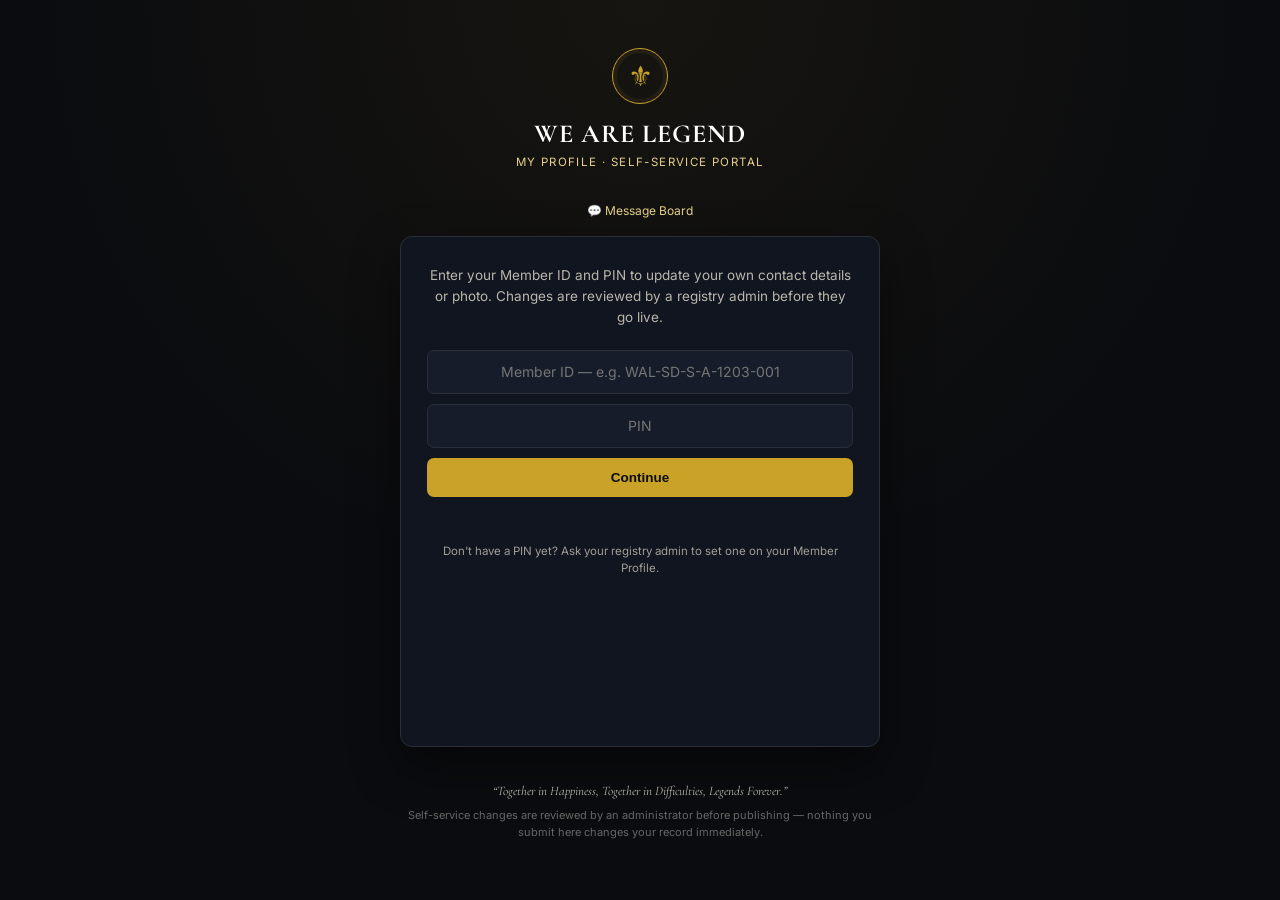
<file: index.html>
<!DOCTYPE html>
<html lang="en">
<head>
<meta charset="UTF-8">
<meta name="viewport" content="width=device-width, initial-scale=1.0, maximum-scale=1">
<title>WE ARE LEGEND — My Profile</title>
<link rel="preconnect" href="https://fonts.googleapis.com">
<link href="https://fonts.googleapis.com/css2?family=Cormorant+Garamond:wght@500;600;700&family=Inter:wght@400;500;600;700&family=JetBrains+Mono:wght@500;600&display=swap" rel="stylesheet">
<link rel="stylesheet" href="style.css">
</head>
<body>

<div class="page">

  <header class="crest">
    <div class="crest-mark">⚜</div>
    <div class="crest-title">WE ARE LEGEND</div>
    <div class="crest-sub">My Profile &middot; Self-Service Portal</div>
  </header>

  <div style="display:flex; justify-content:center; margin-bottom:18px;">
    <a href="board.html" style="color:var(--gold-light); text-decoration:none; font-size:12px;">💬 Message Board</a>
  </div>

  <!-- ============ LOGIN STEP ============ -->
  <main class="card" id="loginStep">
    <div class="intro">Enter your Member ID and PIN to update your own contact details or photo. Changes are reviewed by a registry admin before they go live.</div>
    <form id="loginForm">
      <input type="text" id="memberIdInput" placeholder="Member ID — e.g. WAL-SD-S-A-1203-001" autocomplete="off" autocapitalize="characters" spellcheck="false" required>
      <input type="password" id="pinInput" placeholder="PIN" inputmode="numeric" autocomplete="off" required>
      <button type="submit" id="loginBtn">Continue</button>
    </form>
    <div id="loginStatus" class="status-line"></div>
    <div class="hint">Don't have a PIN yet? Ask your registry admin to set one on your Member Profile.</div>
  </main>

  <!-- ============ EDIT STEP (hidden until logged in) ============ -->
  <main class="card hidden" id="editStep">
    <div class="edit-head">
      <div>
        <div class="edit-name" id="editName">—</div>
        <div class="edit-sub">Editing your own contact info. Fields you don't touch aren't included in your submission.</div>
      </div>
      <button class="link-btn" id="logoutBtn">Sign out</button>
    </div>

    <div class="portal-tabs">
      <button class="portal-tab active" data-tab="edit">✎ Edit Profile</button>
      <button class="portal-tab" data-tab="activity">📊 My Activity</button>
      <button class="portal-tab" data-tab="idcard">🪪 My ID Card</button>
    </div>

    <div class="portal-panel active" id="panel-edit">
      <form id="editForm" class="edit-form">
        <div class="field full" data-file-field="PhotoURL">
          <label>Photo</label>
          <div class="file-row">
            <div class="photo-preview" id="photoPreview">—</div>
            <div class="file-controls">
              <input type="text" name="PhotoURL" id="photoUrlInput" placeholder="Photo URL" readonly>
              <button type="button" class="btn ghost sm" id="photoUploadTrigger">📤 Upload Photo</button>
              <input type="file" id="photoFileInput" accept="image/*" style="display:none;">
            </div>
          </div>
          <div class="file-status" id="photoStatus"></div>
        </div>

        <div class="field"><label>Contact Number</label><input type="text" name="ContactNumber"></div>
        <div class="field"><label>Email</label><input type="text" name="Email"></div>
        <div class="field full"><label>Present Address</label><textarea name="Address"></textarea></div>
        <div class="field"><label>School</label><input type="text" name="School"></div>
        <div class="field"><label>Class</label><input type="text" name="Class"></div>
        <div class="field"><label>Emergency Contact Name</label><input type="text" name="EmergencyContactName"></div>
        <div class="field"><label>Emergency Contact Number</label><input type="text" name="EmergencyContactNumber"></div>

        <div class="form-actions">
          <button type="submit" id="submitBtn">Submit for Review</button>
        </div>
      </form>
      <div id="editStatus" class="status-line"></div>
    </div>

    <div class="portal-panel" id="panel-activity">
      <div id="activityStatus" class="status-line"></div>
      <div id="activityContent"></div>
    </div>

    <div class="portal-panel" id="panel-idcard">
      <div id="idcardStatus" class="status-line"></div>
      <div class="id-card-wrap" id="idcardWrap" style="display:none;">
        <button type="button" class="flip-btn" id="idcardFlipBtn">⟳ Flip Card</button>
        <div class="id-card-scene">
          <div class="id-card-flipper" id="idcardFlipper">
            <div class="id-card-face id-card-front" id="idcardFront"></div>
            <div class="id-card-face id-card-back" id="idcardBack"></div>
          </div>
        </div>
        <div class="id-card-print-sheet" id="idcardPrintSheet"></div>
        <div style="margin-top:16px;"><button type="button" class="btn" id="idcardPrintBtn">🖨️ Print Both Sides</button></div>
      </div>
    </div>
  </main>

  <!-- ============ SUCCESS STEP ============ -->
  <main class="card hidden" id="successStep">
    <div class="success-icon">✓</div>
    <div class="success-title">Submitted for review</div>
    <div class="success-body">Your changes have been sent to a registry admin. They'll go live on your record once approved — you can check back any time by signing in again.</div>
    <button class="btn ghost" id="backBtn">Back to My Profile</button>
  </main>

  <footer class="page-footer">
    <div class="motto">&ldquo;Together in Happiness, Together in Difficulties, Legends Forever.&rdquo;</div>
    <div class="sub-footer">Self-service changes are reviewed by an administrator before publishing — nothing you submit here changes your record immediately.</div>
  </footer>

</div>

<script src="config.js"></script>
<script src="app.js"></script>
</body>
</html>
</file>
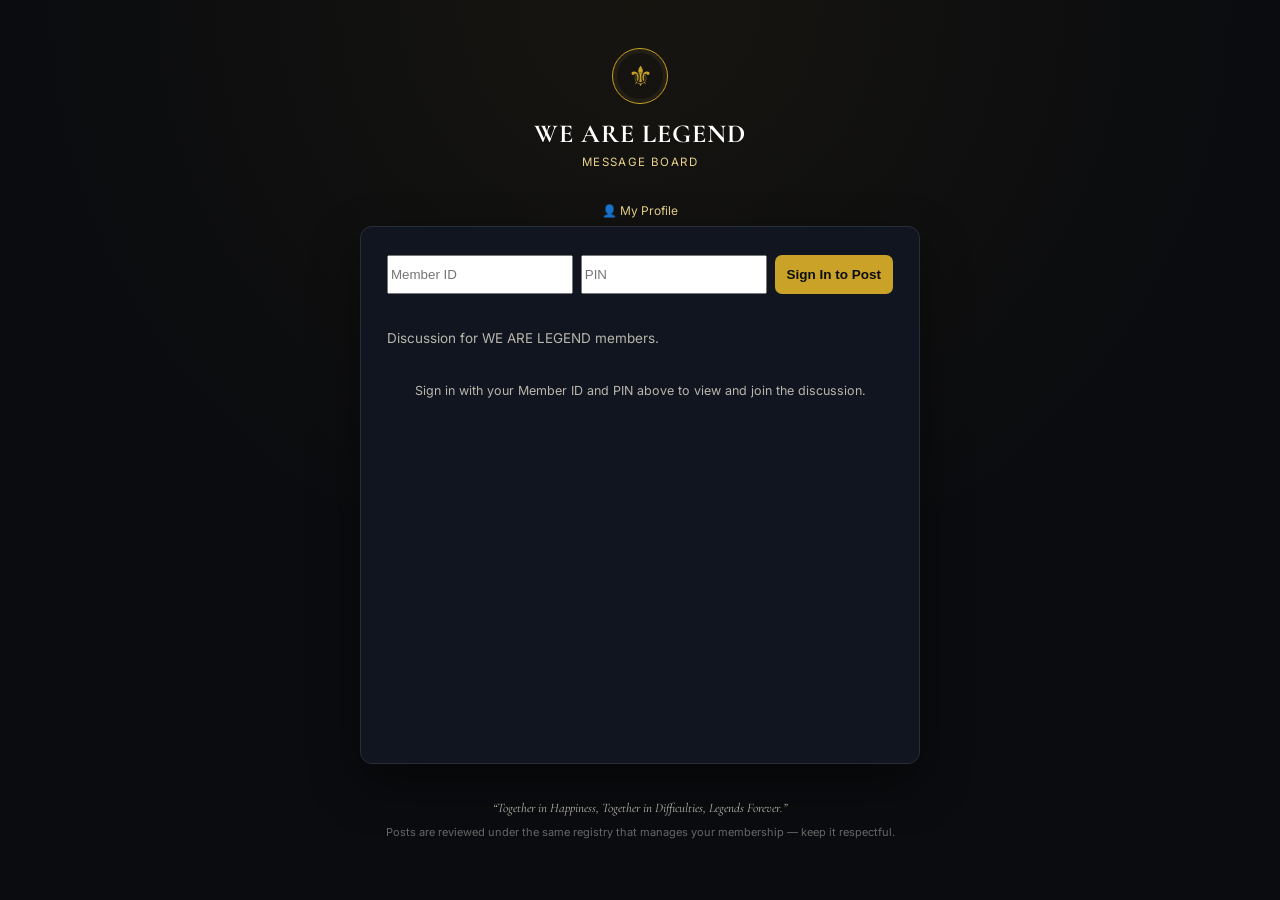
<file: board.html>
<!DOCTYPE html>
<html lang="en">
<head>
<meta charset="UTF-8">
<meta name="viewport" content="width=device-width, initial-scale=1.0, maximum-scale=1">
<title>WE ARE LEGEND — Message Board</title>
<link rel="preconnect" href="https://fonts.googleapis.com">
<link href="https://fonts.googleapis.com/css2?family=Cormorant+Garamond:wght@500;600;700&family=Inter:wght@400;500;600;700&family=JetBrains+Mono:wght@500;600&display=swap" rel="stylesheet">
<link rel="stylesheet" href="style.css">
<style>
  .page{max-width:600px;}
  .nav-links{display:flex; justify-content:center; gap:16px; margin-bottom:8px; font-size:12px;}
  .nav-links a{color:var(--gold-light); text-decoration:none;}
  .nav-links a:hover{text-decoration:underline;}
  .board-signin{display:flex; gap:8px; margin-bottom:18px; flex-wrap:wrap;}
  .board-signin input{flex:1; min-width:120px;}
  .signed-in-bar{display:flex; justify-content:space-between; align-items:center; margin-bottom:16px; font-size:12px; color:var(--paper-dim);}
  .signed-in-bar strong{color:var(--gold-light);}
  .thread-row{
    background:var(--navy-2); border:1px solid var(--line); border-radius:var(--radius-sm);
    padding:14px; margin-bottom:10px; cursor:pointer; transition:border-color .15s;
  }
  .thread-row:hover{border-color:var(--gold-dim);}
  .thread-title{font-weight:600; color:var(--white); font-size:13.5px;}
  .thread-meta{font-size:11px; color:var(--paper-dim); margin-top:3px;}
  .thread-count{font-size:11px; color:var(--gold-light); white-space:nowrap;}
  .post-row{padding:12px 0; border-bottom:1px solid var(--line-soft);}
  .post-author{font-weight:600; color:var(--white); font-size:12.5px;}
  .post-meta{font-size:10.5px; color:var(--paper-dim); margin-left:8px;}
  .post-content{font-size:13px; color:var(--paper); margin-top:4px; white-space:pre-wrap;}
  .reply-box{margin-top:16px;}
  .reply-box textarea{width:100%; min-height:80px; background:var(--navy-2); border:1px solid var(--line); color:var(--paper); border-radius:var(--radius-sm); padding:10px 12px; font-size:13px; font-family:var(--font-body);}
</style>
</head>
<body>

<div class="page">
  <header class="crest">
    <div class="crest-mark">⚜</div>
    <div class="crest-title">WE ARE LEGEND</div>
    <div class="crest-sub">Message Board</div>
  </header>

  <div class="nav-links">
    <a href="index.html">👤 My Profile</a>
  </div>

  <main class="card">
    <div id="boardSignin" class="board-signin">
      <input type="text" id="bMemberId" placeholder="Member ID">
      <input type="password" id="bPin" placeholder="PIN" inputmode="numeric">
      <button class="btn" id="bSigninBtn">Sign In to Post</button>
    </div>
    <div id="boardSignedIn" class="signed-in-bar hidden">
      Posting as <strong id="bSignedName"></strong>
      <button class="btn ghost sm" id="bSignoutBtn" style="padding:4px 10px;">Sign out</button>
    </div>
    <div id="boardStatus" class="status-line"></div>

    <div id="boardListView">
      <div style="display:flex; justify-content:space-between; align-items:center; margin-bottom:14px;">
        <div class="intro" style="margin:0; text-align:left;">Discussion for WE ARE LEGEND members.</div>
        <button class="btn ghost sm hidden" id="bNewThreadBtn" style="padding:6px 12px; white-space:nowrap;">➕ New Thread</button>
      </div>
      <div id="threadList"></div>
    </div>

    <div id="boardThreadView" class="hidden">
      <button class="btn ghost sm" id="bBackBtn" style="margin-bottom:14px;">← Back to threads</button>
      <h2 id="threadTitle" style="font-size:17px;"></h2>
      <div id="threadMeta" class="thread-meta" style="margin-bottom:14px;"></div>
      <div id="postList"></div>
      <div class="reply-box hidden" id="replyBox">
        <textarea id="replyContent" placeholder="Write a reply…"></textarea>
        <div style="margin-top:8px;"><button class="btn" id="bReplyBtn">Post Reply</button></div>
      </div>
      <div id="replyLockedNote" class="hint hidden" style="margin-top:10px;">Sign in above to reply.</div>
    </div>

    <div id="newThreadForm" class="hidden" style="margin-top:16px; padding-top:16px; border-top:1px solid var(--line-soft);">
      <div class="field" style="margin-bottom:10px;"><label style="display:block; font-size:11px; color:var(--paper-dim); margin-bottom:6px;">Title</label><input type="text" id="newThreadTitle" style="width:100%; background:var(--navy-2); border:1px solid var(--line); color:var(--paper); border-radius:6px; padding:9px 12px;"></div>
      <div class="field"><label style="display:block; font-size:11px; color:var(--paper-dim); margin-bottom:6px;">Message</label><textarea id="newThreadContent" style="width:100%; min-height:90px; background:var(--navy-2); border:1px solid var(--line); color:var(--paper); border-radius:6px; padding:9px 12px; font-family:var(--font-body); font-size:13px;"></textarea></div>
      <div style="margin-top:10px; display:flex; gap:8px;">
        <button class="btn ghost" id="bCancelNewThread">Cancel</button>
        <button class="btn" id="bPostThreadBtn">Post Thread</button>
      </div>
    </div>
  </main>

  <footer class="page-footer">
    <div class="motto">&ldquo;Together in Happiness, Together in Difficulties, Legends Forever.&rdquo;</div>
    <div class="sub-footer">Posts are reviewed under the same registry that manages your membership — keep it respectful.</div>
  </footer>
</div>

<script src="config.js"></script>
<script src="board.js"></script>
</body>
</html>
</file>
<file: style.css>
:root{
  --ink:#0B0C0F;
  --navy:#10151F;
  --navy-2:#161C29;
  --line:#2A2E38;
  --line-soft:#20242E;
  --gold:#C9A227;
  --gold-light:#E8D28A;
  --gold-dim:#8A7327;
  --paper:#F5F3EE;
  --paper-dim:#B9B6AC;
  --white:#FFFFFF;
  --danger:#C0554A;
  --ok:#4E8C6B;

  --font-display:'Cormorant Garamond', serif;
  --font-body:'Inter', -apple-system, sans-serif;
  --font-mono:'JetBrains Mono', monospace;
  --radius:12px;
  --radius-sm:7px;
  --shadow:0 20px 50px rgba(0,0,0,.45);
}

*{box-sizing:border-box;}
html,body{margin:0;padding:0;}
body{
  background:
    radial-gradient(circle at 50% 0%, rgba(201,162,39,.06), transparent 55%),
    var(--ink);
  color:var(--paper);
  font-family:var(--font-body);
  min-height:100vh;
  -webkit-font-smoothing:antialiased;
}
h1,h2,h3{font-family:var(--font-display); color:var(--white); margin:0;}
::selection{background:var(--gold-dim); color:var(--white);}
:focus-visible{outline:2px solid var(--gold); outline-offset:2px;}

.page{max-width:520px; margin:0 auto; padding:48px 20px 60px; display:flex; flex-direction:column; min-height:100vh;}
.hidden{display:none !important;}

/* ---------- crest header ---------- */
.crest{text-align:center; margin-bottom:34px;}
.crest-mark{
  width:56px; height:56px; border-radius:50%; border:1.5px solid var(--gold);
  display:flex; align-items:center; justify-content:center; margin:0 auto 14px;
  color:var(--gold); font-size:28px; box-shadow:inset 0 0 0 4px rgba(201,162,39,.08);
}
.crest-title{font-family:var(--font-display); font-weight:700; font-size:26px; letter-spacing:1px; color:var(--white);}
.crest-sub{font-size:11.5px; color:var(--gold-light); text-transform:uppercase; letter-spacing:1.4px; margin-top:6px;}

/* ---------- card ---------- */
.card{
  background:var(--navy); border:1px solid var(--line); border-radius:var(--radius);
  padding:28px 26px; box-shadow:var(--shadow); flex:1;
}
.intro{color:var(--paper-dim); font-size:13.5px; text-align:center; margin-bottom:22px; line-height:1.55;}
.hint{font-size:11.5px; color:var(--paper-dim); text-align:center; margin-top:16px; line-height:1.5; opacity:.85;}

#loginForm{display:flex; flex-direction:column; gap:10px;}
#loginForm input{
  background:var(--navy-2); border:1px solid var(--line); color:var(--paper);
  border-radius:var(--radius-sm); padding:12px 14px; font-size:14px; font-family:var(--font-mono);
  text-align:center; letter-spacing:.4px;
}
#loginForm input::placeholder{font-family:var(--font-body); letter-spacing:0;}
#loginForm input:focus{border-color:var(--gold-dim);}
#loginForm button, .btn{
  background:var(--gold); color:var(--ink); border:none; font-weight:600;
  padding:12px; border-radius:var(--radius-sm); font-size:13.5px; cursor:pointer;
}
#loginForm button:hover, .btn:hover{filter:brightness(1.1);}
.btn.ghost{background:transparent; color:var(--gold-light); border:1px solid var(--line);}
.btn.sm{padding:8px 14px; font-size:12px;}

.status-line{margin-top:14px; font-size:12.5px; text-align:center; min-height:16px; color:var(--paper-dim);}
.status-line.error{color:#E08E85;}
.status-line.ok{color:#7FC79F;}
.empty-hint{text-align:center; color:var(--paper-dim); font-size:12.5px; padding:20px 10px;}

/* ---------- edit step ---------- */
.edit-head{display:flex; justify-content:space-between; align-items:flex-start; gap:12px; margin-bottom:20px;}
.edit-name{font-size:18px; font-family:var(--font-display); font-weight:600; color:var(--white);}
.edit-sub{font-size:12px; color:var(--paper-dim); margin-top:4px; max-width:320px; line-height:1.5;}
.link-btn{background:none; border:none; color:var(--paper-dim); font-size:11.5px; text-decoration:underline; cursor:pointer; white-space:nowrap;}
.link-btn:hover{color:var(--gold-light);}

/* ---------- portal tabs ---------- */
.portal-tabs{display:flex; gap:4px; border-bottom:1px solid var(--line); margin-bottom:18px;}
.portal-tab{
  background:none; border:none; color:var(--paper-dim); padding:9px 12px; font-size:12px; font-weight:500;
  border-bottom:2px solid transparent; margin-bottom:-1px; cursor:pointer; white-space:nowrap;
}
.portal-tab.active{ color:var(--gold-light); border-bottom-color:var(--gold); }
.portal-panel{ display:none; }
.portal-panel.active{ display:block; }

/* ---------- my activity ---------- */
.activity-section{ margin-bottom:18px; }
.activity-section-title{
  font-size:11px; color:var(--gold-light); text-transform:uppercase; letter-spacing:.6px;
  margin-bottom:8px; display:flex; align-items:center; gap:6px;
}
.activity-row{ padding:8px 0; border-bottom:1px solid var(--line-soft); font-size:12.5px; }
.activity-row:last-child{ border-bottom:none; }
.activity-row-title{ color:var(--paper); font-weight:500; }
.activity-row-sub{ color:var(--paper-dim); font-size:11px; margin-top:2px; }
.activity-empty{ color:var(--paper-dim); font-size:12px; padding:4px 0; }
.activity-stats{ display:grid; grid-template-columns:repeat(3,1fr); gap:8px; margin-bottom:18px; }
.activity-stat{ background:var(--navy-2); border:1px solid var(--line); border-radius:8px; padding:12px 8px; text-align:center; }
.activity-stat-num{ font-family:var(--font-display); font-size:22px; font-weight:700; color:var(--gold-light); }
.activity-stat-label{ font-size:9.5px; color:var(--paper-dim); text-transform:uppercase; letter-spacing:.4px; margin-top:2px; }

.edit-form{display:flex; flex-direction:column; gap:14px;}
.field label{display:block; font-size:11px; color:var(--paper-dim); text-transform:uppercase; letter-spacing:.5px; margin-bottom:6px;}
.field input, .field textarea{
  width:100%; background:var(--navy-2); border:1px solid var(--line); color:var(--paper);
  border-radius:var(--radius-sm); padding:10px 12px; font-size:13.5px; font-family:var(--font-body);
}
.field input:focus, .field textarea:focus{border-color:var(--gold-dim);}
.field textarea{min-height:70px; resize:vertical;}

.file-row{display:flex; gap:12px; align-items:center;}
.photo-preview{
  width:56px; height:56px; border-radius:50%; border:2px solid var(--gold);
  background:var(--navy-2); display:flex; align-items:center; justify-content:center;
  color:var(--paper-dim); font-size:11px; overflow:hidden; flex-shrink:0;
}
.photo-preview img{width:100%; height:100%; object-fit:cover;}
.file-controls{flex:1; display:flex; flex-direction:column; gap:6px;}
.file-controls input[readonly]{opacity:.7; font-size:11px; font-family:var(--font-mono);}
.file-status{font-size:11px; color:var(--paper-dim); margin-top:6px;}

.form-actions{margin-top:6px;}
.form-actions button{width:100%;}

/* ---------- success step ---------- */
#successStep{text-align:center;}
.success-icon{
  width:54px; height:54px; border-radius:50%; background:rgba(78,140,107,.15); color:#7FC79F;
  display:flex; align-items:center; justify-content:center; font-size:26px; margin:0 auto 16px;
}
.success-title{font-size:19px; margin-bottom:10px;}
.success-body{font-size:13px; color:var(--paper-dim); line-height:1.6; margin-bottom:22px;}

/* ---------- footer ---------- */
.page-footer{text-align:center; margin-top:36px;}
.motto{font-family:var(--font-display); font-style:italic; font-size:13px; color:var(--paper-dim);}
.sub-footer{font-size:11px; color:#666; margin-top:8px; line-height:1.5;}

@media(max-width:480px){
  .page{padding:32px 14px 40px;}
  .card{padding:22px 18px;}
  .edit-head{flex-direction:column;}
}

/* ============================================================
   ID CARD — ported from the admin dashboard so members can view
   and print their own card from the portal.
   ============================================================ */
/* ============ ID CARD — modern corporate badge, CR80 proportions, flippable ============ */

.id-card-wrap{display:flex; flex-direction:column; align-items:center;}

.id-card-scene{
  width:380px; max-width:100%; height:240px; perspective:1800px; margin:0 auto;
  filter:drop-shadow(0 20px 36px rgba(0,0,0,.55));
}
.id-card-flipper{
  position:relative; width:100%; height:100%; transform-style:preserve-3d;
  transition:transform .7s cubic-bezier(.4,.15,.2,1);
}
.id-card-flipper.flipped{ transform:rotateY(180deg); }

.id-card-face{
  position:absolute; inset:0; width:100%; height:100%;
  backface-visibility:hidden; -webkit-backface-visibility:hidden;
  border-radius:16px; overflow:hidden;
  background:#FFFFFF;
  box-shadow:0 1px 0 rgba(0,0,0,.04);
  display:flex; flex-direction:column;
  color:#0F2A4A; font-family:var(--font-body);
  position:relative;
}
.id-card-back{ transform:rotateY(180deg); }

.flip-btn{
  display:inline-flex; align-items:center; gap:6px; background:none; border:1px solid var(--line);
  color:var(--paper-dim); border-radius:20px; padding:6px 14px; font-size:11.5px; margin-bottom:14px; cursor:pointer;
}
.flip-btn:hover{ border-color:var(--gold-dim); color:var(--gold-light); }

/* ---------- shared header (logo + org name + wave) ---------- */
.idc-header{ position:relative; height:58px; flex-shrink:0; }
.idc-header-back{ height:48px; }
.idc-header-svg{ position:absolute; inset:0; width:100%; height:100%; display:block; }
.idc-header-content{
  position:relative; z-index:1; height:100%; display:flex; align-items:flex-start; gap:7px;
  padding:8px 14px 0;
}
.idc-header-back .idc-header-content{ align-items:center; padding:0 14px; }

.idc-logo-hex{
  width:22px; height:22px; flex-shrink:0; position:relative;
  background:#E8B93A;
  clip-path:polygon(25% 3%, 75% 3%, 100% 50%, 75% 97%, 25% 97%, 0% 50%);
  display:flex; align-items:center; justify-content:center;
}
.idc-logo-hex span{ color:#0F2A4A; font-size:10px; line-height:1; }
.idc-logo-hex-sm{ width:19px; height:19px; }
.idc-logo-hex-sm span{ font-size:8.5px; }

.idc-header-text{ min-width:0; }
.idc-org{ color:#FFFFFF; font-weight:700; font-size:12px; letter-spacing:.3px; line-height:1.2; }
.idc-org-sm{ font-size:11px; }
.idc-tagline{ color:#CFE0F2; font-size:7px; letter-spacing:.3px; margin-top:1px; }

/* ---------- front ---------- */
.idc-photo-wrap{ position:relative; display:flex; justify-content:center; margin-top:-24px; z-index:2; flex-shrink:0; }
.idc-photo{
  width:52px; height:52px; border-radius:50%; background:#EAF1F8;
  border:3px solid #FFFFFF; box-shadow:0 3px 8px rgba(15,42,74,.25);
  display:flex; align-items:center; justify-content:center; overflow:hidden;
}
.idc-photo img{ width:100%; height:100%; object-fit:cover; }
.idc-photo-fallback{ font-family:var(--font-display); font-size:18px; font-weight:700; color:#2E6DA4; }

.idc-body{ text-align:center; padding:4px 18px 0; flex:1; min-height:0; }
.idc-name{ font-size:13.5px; font-weight:700; color:#0F2A4A; line-height:1.15; }
.idc-role{ font-size:9px; color:#5B7893; margin-top:1px; }

.idc-fields{ text-align:left; margin-top:7px; display:flex; flex-direction:column; gap:2px; }
.idc-field{ display:flex; align-items:baseline; gap:6px; font-size:9px; line-height:1.25; }
.idc-field-label{ width:38px; flex-shrink:0; color:#0F2A4A; font-weight:600; }
.idc-field-colon{ color:#0F2A4A; }
.idc-field-value{ color:#33475C; }
.idc-mono{ font-family:var(--font-mono); letter-spacing:.2px; font-size:8px; }

.idc-barcode{
  height:18px; margin:6px 18px 0; border-radius:2px; flex-shrink:0;
  background:repeating-linear-gradient(90deg,
    #0F2A4A 0px, #0F2A4A 2px, transparent 2px, transparent 3px,
    #0F2A4A 3px, #0F2A4A 3.5px, transparent 3.5px, transparent 5px,
    #0F2A4A 5px, #0F2A4A 7px, transparent 7px, transparent 8px,
    #0F2A4A 8px, #0F2A4A 8.5px, transparent 8.5px, transparent 10.5px);
}
.idc-barcode-label{ text-align:center; font-size:6.5px; letter-spacing:1px; color:#5B7893; margin:2px 18px 6px; flex-shrink:0; }
.idc-qr-hint{ display:none; }

/* ---------- back ---------- */
.idc-terms-title{ font-size:10.5px; font-weight:700; color:#0F2A4A; padding:8px 16px 3px; flex-shrink:0; }
.idc-terms-text{ font-size:7.5px; color:#5B7893; line-height:1.4; padding:0 16px; flex-shrink:0; }

.idc-back-row{ display:flex; align-items:flex-end; justify-content:space-between; gap:10px; padding:0 16px; margin-top:auto; flex-shrink:0; }
.idc-sig{ flex:1; }
.idc-sig-img{ display:block; max-width:100px; max-height:24px; object-fit:contain; object-position:left bottom; margin-bottom:1px; }
.idc-sig-line{ width:100%; max-width:100px; border-bottom:1px solid #A9BDD1; height:16px; }
.idc-sig-label{ font-size:6.5px; color:#8CA3B8; margin-top:2px; }
.idc-qr{
  width:42px; height:42px; flex-shrink:0; background:#fff; border:1px solid #E1E8EF; border-radius:6px; padding:3px;
  display:flex; align-items:center; justify-content:center;
}
.idc-qr img{ width:100%; height:100%; display:block; }
.idc-qr-missing{ font-size:6px; color:#8CA3B8; text-align:center; }

.idc-dates{ font-size:7px; color:#5B7893; padding:5px 16px 4px; flex-shrink:0; }
.idc-dates strong{ color:#0F2A4A; }

.idc-back-wave{ width:100%; height:16px; display:block; flex-shrink:0; }

/* The flat, both-sides-at-once version only ever exists for printing —
   it's invisible on screen, where the flip card is used instead. */
.id-card-print-sheet{ display:none; }

@media print{
  body.printing-id-card{ background:#fff !important; }
  /* Hide everything on the page except the print sheet — robust
     regardless of DOM nesting, unlike hiding specific containers. */
  body.printing-id-card *{ visibility:hidden !important; }
  body.printing-id-card .id-card-print-sheet,
  body.printing-id-card .id-card-print-sheet *{ visibility:visible !important; }
  body.printing-id-card .id-card-print-sheet{
    position:absolute; top:0; left:0; width:100%;
    display:flex !important; flex-direction:row; flex-wrap:wrap;
    justify-content:center; align-items:flex-start; gap:16px; padding:16px 0;
  }

  /* Plain black-on-white card faces for print — the navy/blue header
     and wave graphics become light grayscale outlines instead of
     solid ink blocks, so a B&W printer doesn't lay down a huge slab
     of toner for no reason. */
  body.printing-id-card .id-card-print-sheet .id-card-face{
    position:static !important; width:340px; height:214px; border-radius:12px;
    background:#fff !important; color:#000 !important;
    border:2px solid #000 !important; box-shadow:none !important;
    page-break-inside:avoid;
    transform:none !important; backface-visibility:visible !important; -webkit-backface-visibility:visible !important;
  }
  body.printing-id-card .id-card-print-sheet .idc-header-svg{ display:none !important; }
  body.printing-id-card .id-card-print-sheet .idc-header{ border-bottom:1.5px solid #000; }
  body.printing-id-card .id-card-print-sheet .idc-org,
  body.printing-id-card .id-card-print-sheet .idc-tagline{ color:#000 !important; }
  body.printing-id-card .id-card-print-sheet .idc-logo-hex{ background:#000 !important; }
  body.printing-id-card .id-card-print-sheet .idc-logo-hex span{ color:#fff !important; }
  body.printing-id-card .id-card-print-sheet .idc-name,
  body.printing-id-card .id-card-print-sheet .idc-role,
  body.printing-id-card .id-card-print-sheet .idc-field-label,
  body.printing-id-card .id-card-print-sheet .idc-field-colon,
  body.printing-id-card .id-card-print-sheet .idc-field-value,
  body.printing-id-card .id-card-print-sheet .idc-terms-title,
  body.printing-id-card .id-card-print-sheet .idc-terms-text,
  body.printing-id-card .id-card-print-sheet .idc-barcode-label,
  body.printing-id-card .id-card-print-sheet .idc-dates,
  body.printing-id-card .id-card-print-sheet .idc-dates strong,
  body.printing-id-card .id-card-print-sheet .idc-sig-label{ color:#000 !important; }
  body.printing-id-card .id-card-print-sheet .idc-photo{ border-color:#000 !important; background:#fff !important; }
  body.printing-id-card .id-card-print-sheet .idc-photo img{ filter:grayscale(1) contrast(1.1); }
  body.printing-id-card .id-card-print-sheet .idc-photo-fallback{ color:#000 !important; }
  body.printing-id-card .id-card-print-sheet .idc-barcode{
    background:repeating-linear-gradient(90deg,
      #000 0px, #000 2px, transparent 2px, transparent 3px,
      #000 3px, #000 3.5px, transparent 3.5px, transparent 5px,
      #000 5px, #000 7px, transparent 7px, transparent 8px,
      #000 8px, #000 8.5px, transparent 8.5px, transparent 10.5px) !important;
  }
  body.printing-id-card .id-card-print-sheet .idc-sig-line{ border-bottom-color:#000 !important; }
  body.printing-id-card .id-card-print-sheet .idc-sig-img{ filter:grayscale(1) contrast(1.2); }
  body.printing-id-card .id-card-print-sheet .idc-qr{ border:1px solid #000 !important; }
  body.printing-id-card .id-card-print-sheet .idc-back-wave{ display:none !important; }
}
</file>
